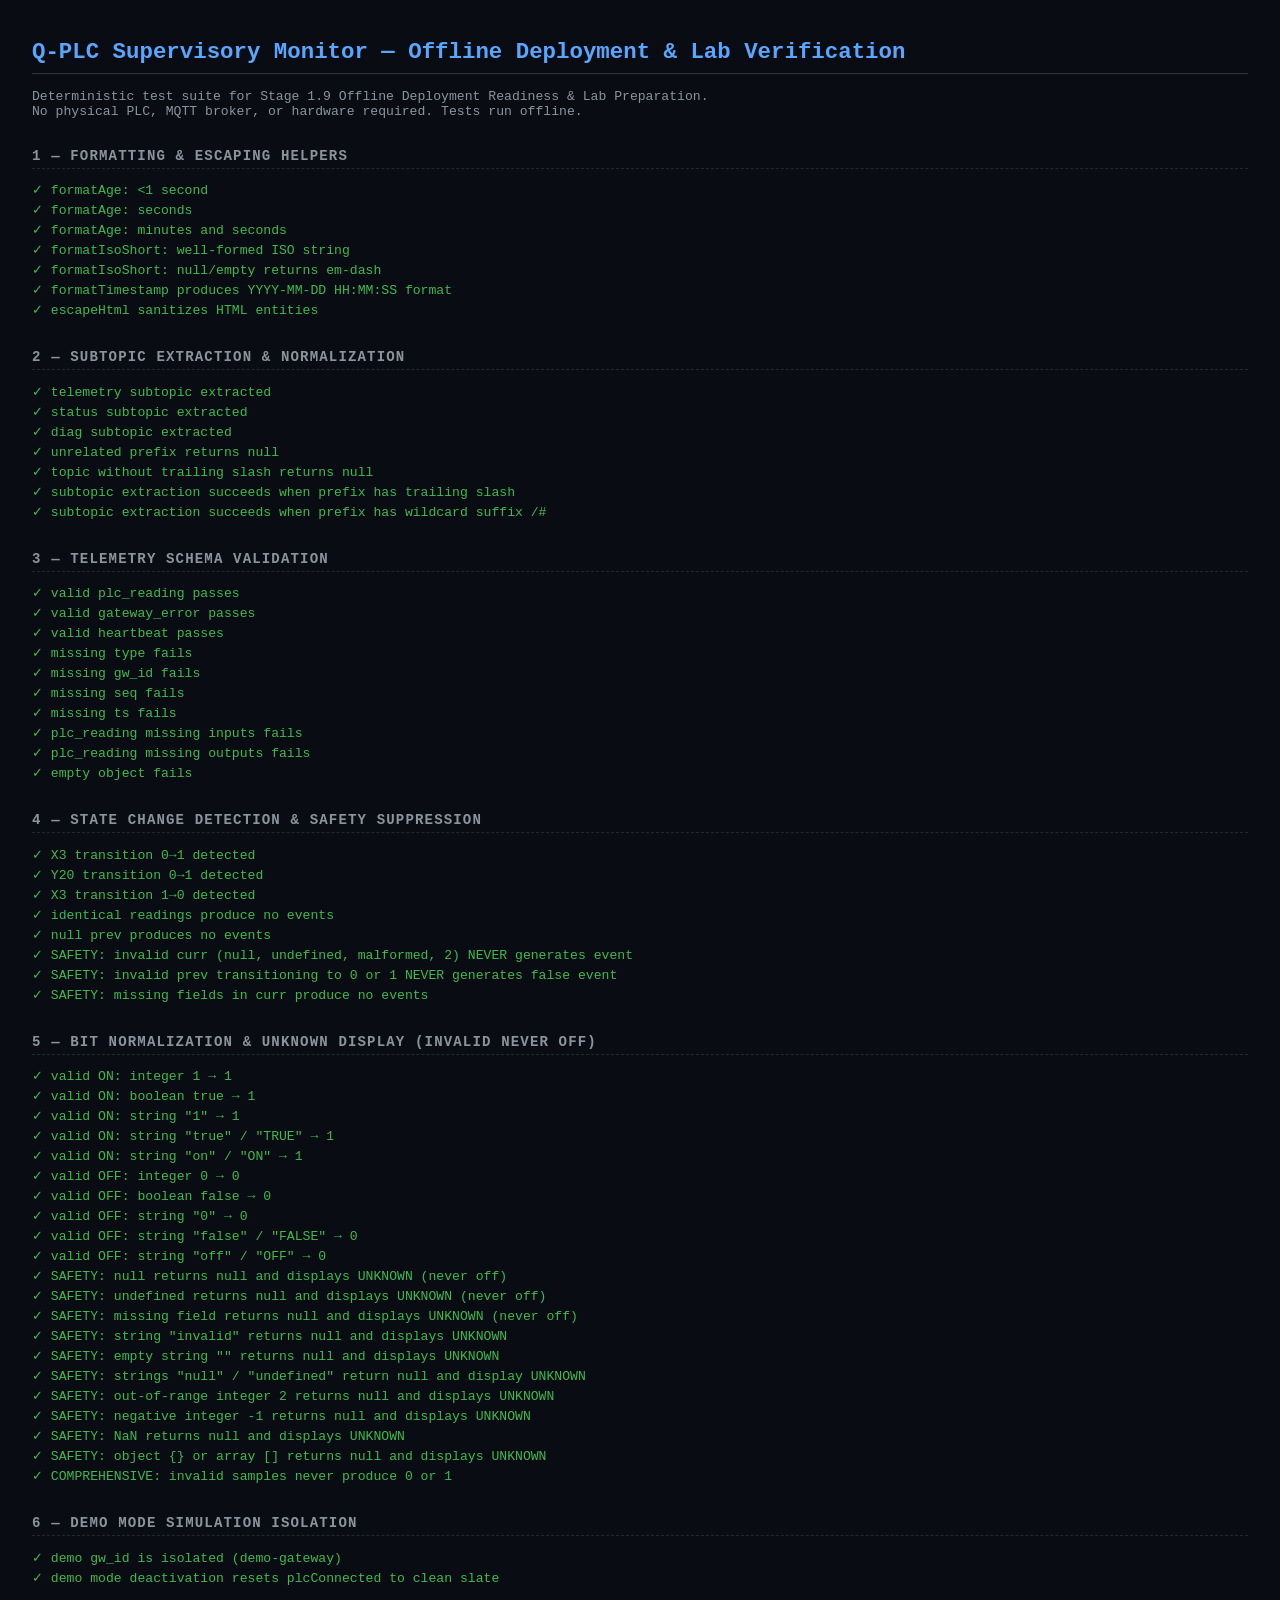
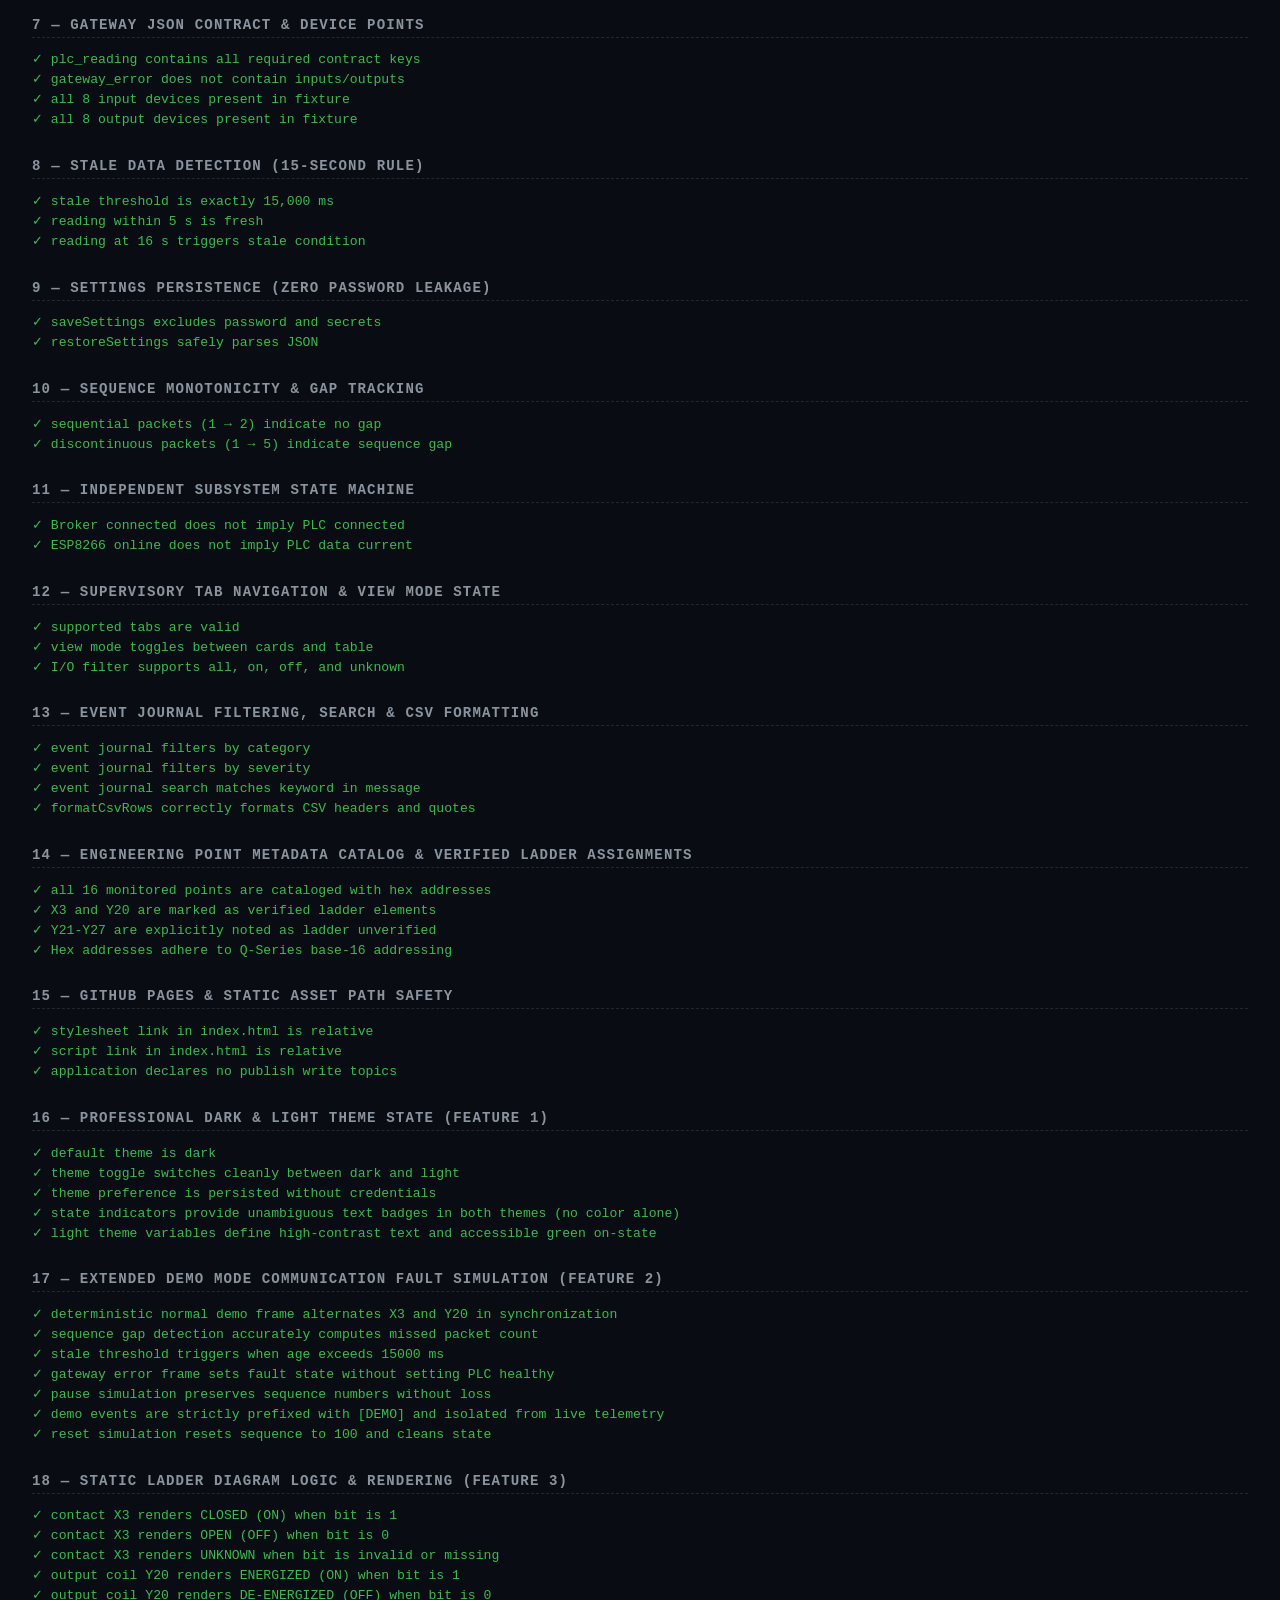
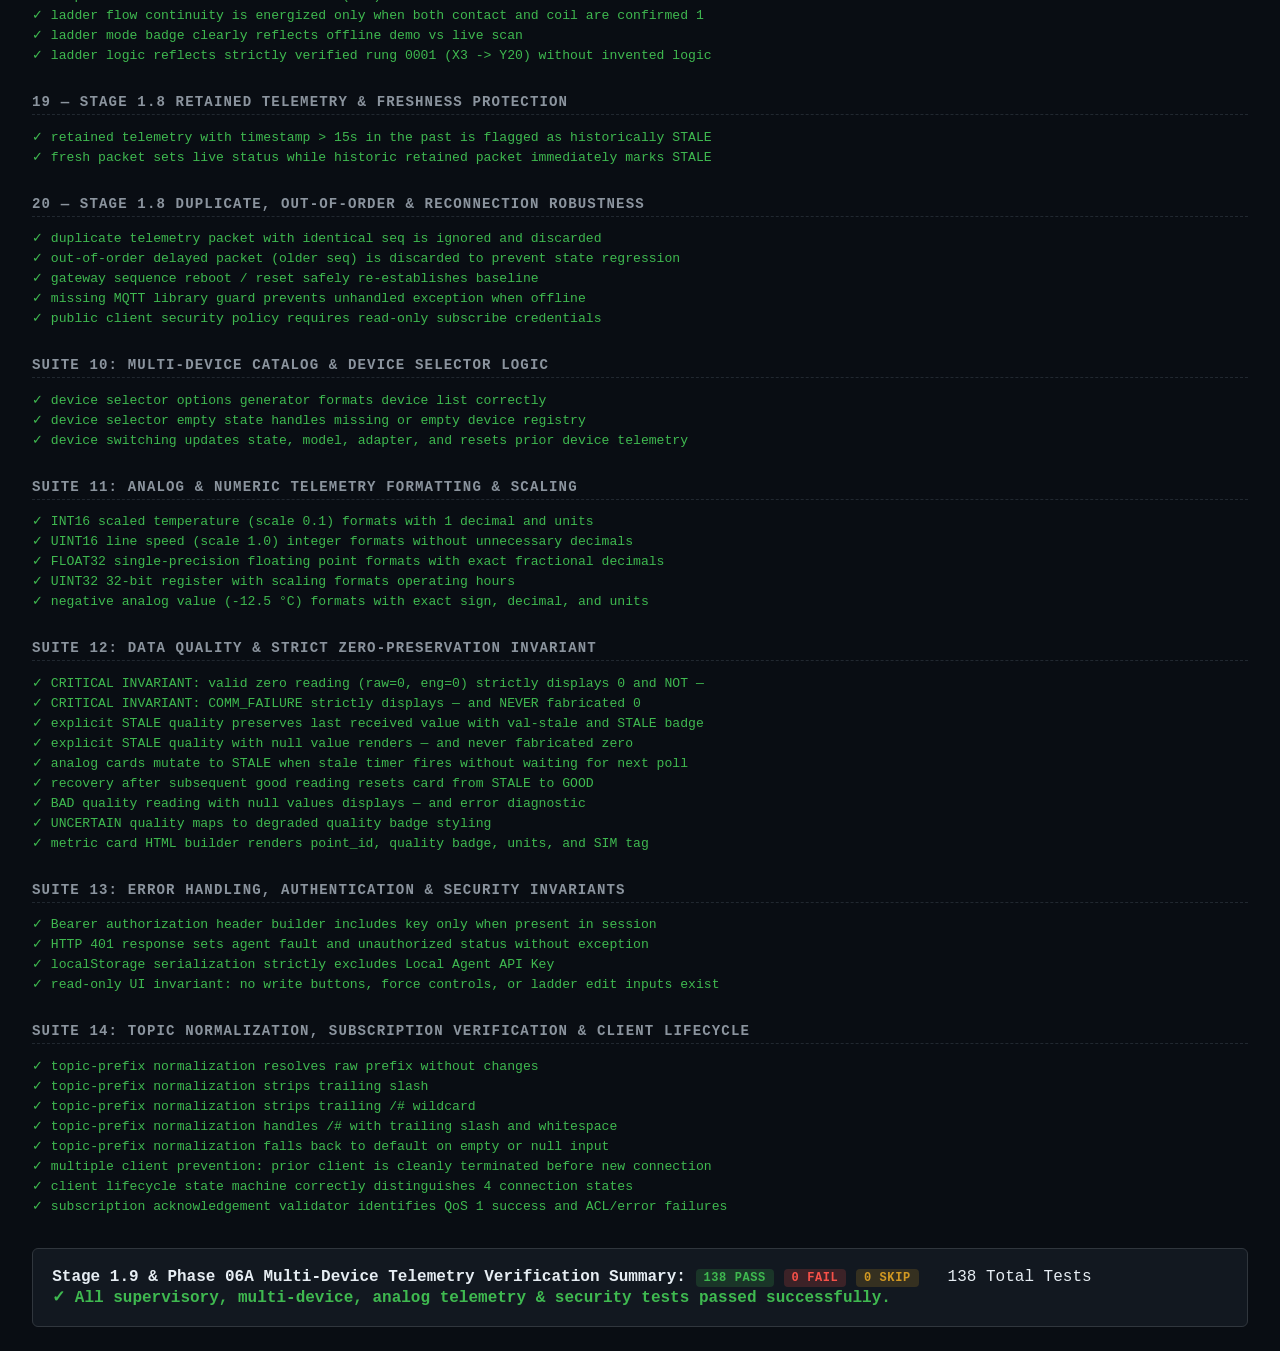
<file: web/test.html>
<!DOCTYPE html>
<html lang="en">
<head>
  <meta charset="UTF-8" />
  <title>Q-PLC Monitor — Offline Deployment Readiness & Lab Verification (Stage 1.9)</title>
  <style>
    body { font-family: 'Courier New', monospace; background: #090d13; color: #e6edf3; margin: 0; padding: 1.5rem 2rem; }
    h1   { color: #58a6ff; border-bottom: 1px solid #30363d; padding-bottom: .5rem; font-size: 1.4rem; }
    h2   { color: #8b949e; font-size: .88rem; margin-top: 1.8rem; text-transform: uppercase; letter-spacing: .08em; border-bottom: 1px dashed #212830; padding-bottom: 4px; }
    .suite   { margin-bottom: 1.2rem; }
    .pass    { color: #3fb950; }
    .fail    { color: #f85149; font-weight: bold; }
    .skip    { color: #d29922; }
    .summary { margin-top: 2rem; padding: 1.2rem; border: 1px solid #30363d; border-radius: 6px; font-size: 1rem; background: #121820; }
    pre  { background: #161b22; padding: .5rem .8rem; border-radius: 4px; font-size: .78rem; color: #f85149; white-space: pre-wrap; }
    .badge { display:inline-block; padding:2px 8px; border-radius:4px; font-size:.75rem; font-weight:700; letter-spacing:.05em; }
    .badge-pass { background:rgba(63,185,80,.18); color:#3fb950; }
    .badge-fail { background:rgba(248,81,73,.18); color:#f85149; }
    .badge-skip { background:rgba(210,153,34,.18); color:#d29922; }
  </style>
</head>
<body>
<h1>Q-PLC Supervisory Monitor — Offline Deployment & Lab Verification</h1>
<p style="color:#8b949e;font-size:.82rem;">
  Deterministic test suite for Stage 1.9 Offline Deployment Readiness & Lab Preparation.<br>
  No physical PLC, MQTT broker, or hardware required. Tests run offline.
</p>
<div id="results"></div>
<div class="summary" id="summary"></div>

<script>
'use strict';

// ─── Test Harness ─────────────────────────────────────────────────────────────

let passed = 0, failed = 0, skipped = 0;
const results = document.getElementById('results');

function suite(name) {
  const h = document.createElement('h2');
  h.textContent = name;
  results.appendChild(h);
}

function test(name, fn) {
  const row = document.createElement('div');
  row.style.padding = '2px 0';
  row.style.fontSize = '0.82rem';
  try {
    fn();
    row.innerHTML = `<span class="pass">✓</span> ${escapeHtml(name)}`;
    row.classList.add('pass');
    passed++;
  } catch (e) {
    row.innerHTML = `<span class="fail">✗</span> <strong>${escapeHtml(name)}</strong><br>
      <pre>${escapeHtml(e.message)}\n${escapeHtml(e.stack || '')}</pre>`;
    failed++;
  }
  results.appendChild(row);
}

function assert(cond, msg) {
  if (!cond) throw new Error(`Assertion failed: ${msg}`);
}
function assertEqual(a, b, msg) {
  if (a !== b) throw new Error(`${msg || 'assertEqual'}: expected ${JSON.stringify(b)}, got ${JSON.stringify(a)}`);
}
function assertNotEqual(a, b, msg) {
  if (a === b) throw new Error(`${msg || 'assertNotEqual'}: both are ${JSON.stringify(a)}`);
}

// ─── Pure Logic Under Test (Mirrors app.js) ───────────────────────────────────

function escapeHtml(str) {
  return String(str)
    .replace(/&/g, '&amp;')
    .replace(/</g, '&lt;')
    .replace(/>/g, '&gt;')
    .replace(/"/g, '&quot;');
}

function formatAge(ms) {
  if (ms < 1000)  return '<1 s ago';
  if (ms < 60000) return `${Math.floor(ms/1000)} s ago`;
  const m = Math.floor(ms/60000);
  const s = Math.floor((ms % 60000)/1000);
  return `${m}m ${s}s ago`;
}

function formatIsoShort(iso) {
  if (!iso) return '—';
  return iso.replace('T', ' ').replace('Z', '');
}

function formatTimestamp(d) {
  const pad = n => String(n).padStart(2, '0');
  return `${d.getFullYear()}-${pad(d.getMonth()+1)}-${pad(d.getDate())} `
       + `${pad(d.getHours())}:${pad(d.getMinutes())}:${pad(d.getSeconds())}`;
}

function normalizeTopicPrefix(raw, defaultPrefix = 'plcmon/plc-gw-01') {
  if (!raw || typeof raw !== 'string') return defaultPrefix;
  let p = raw.trim();
  if (!p) return defaultPrefix;
  p = p.replace(/[\/#\s]+$/, '');
  return p || defaultPrefix;
}

function getSubscriptionFilter(rawPrefix) {
  const clean = normalizeTopicPrefix(rawPrefix);
  return `${clean}/#`;
}

function extractSubtopic(topic, prefix) {
  const cleanPrefix = normalizeTopicPrefix(prefix);
  const prefixWithSlash = `${cleanPrefix}/`;
  if (!topic.startsWith(prefixWithSlash)) return null;
  return topic.slice(prefixWithSlash.length);
}

function validateTelemetry(msg) {
  if (!msg.type || !msg.gw_id || msg.seq === undefined || !msg.ts) return false;
  if (msg.type === 'plc_reading' && (!msg.inputs || !msg.outputs)) return false;
  return true;
}

function normalizeBitValue(val) {
  if (val === 1 || val === true) return 1;
  if (val === 0 || val === false) return 0;
  if (typeof val === 'string') {
    const s = val.trim().toLowerCase();
    if (s === '1' || s === 'true' || s === 'on') return 1;
    if (s === '0' || s === 'false' || s === 'off') return 0;
  }
  return null; // UNKNOWN / invalid / unsupported
}

function getTileDisplayState(rawVal) {
  const bit = normalizeBitValue(rawVal);
  if (bit === 1) return { state: 'on', text: 'ON' };
  if (bit === 0) return { state: 'off', text: 'OFF' };
  return { state: 'unknown', text: 'UNKNOWN' };
}

function detectStateChanges(prev, curr) {
  const changes = [];
  if (!prev || !curr) return changes;
  for (const [device, rawCurr] of Object.entries(curr)) {
    const currBit = normalizeBitValue(rawCurr);
    if (currBit === null) continue; // Safety rule: Never generate events for invalid data

    const rawPrev = prev[device];
    if (rawPrev === undefined) continue;
    const prevBit = normalizeBitValue(rawPrev);
    if (prevBit === null) continue; // Transition from invalid data does not generate event

    if (prevBit !== currBit) {
      changes.push({ device, from: prevBit, to: currBit });
    }
  }
  return changes;
}

const DEVICE_METADATA = {
  X0:  { hex: '0x00', desc: 'Input Contact 0 (Spare / Laboratory Pushbutton)' },
  X1:  { hex: '0x01', desc: 'Input Contact 1 (Spare / Laboratory Pushbutton)' },
  X2:  { hex: '0x02', desc: 'Input Contact 2 (Spare / Laboratory Pushbutton)' },
  X3:  { hex: '0x03', desc: 'Trigger Pushbutton (Verified Ladder Contact → Y20)' },
  X4:  { hex: '0x04', desc: 'Input Contact 4 (Spare / Laboratory Pushbutton)' },
  X5:  { hex: '0x05', desc: 'Input Contact 5 (Spare / Laboratory Pushbutton)' },
  X6:  { hex: '0x06', desc: 'Input Contact 6 (Spare / Laboratory Pushbutton)' },
  X7:  { hex: '0x07', desc: 'Input Contact 7 (Spare / Laboratory Pushbutton)' },
  Y20: { hex: '0x20', desc: 'Master Output Relay (Verified Driven by X3 Rung)' },
  Y21: { hex: '0x21', desc: 'Output Relay 21 (Ladder unverified / Spare)' },
  Y22: { hex: '0x22', desc: 'Output Relay 22 (Ladder unverified / Spare)' },
  Y23: { hex: '0x23', desc: 'Output Relay 23 (Ladder unverified / Spare)' },
  Y24: { hex: '0x24', desc: 'Output Relay 24 (Ladder unverified / Spare)' },
  Y25: { hex: '0x25', desc: 'Output Relay 25 (Ladder unverified / Spare)' },
  Y26: { hex: '0x26', desc: 'Output Relay 26 (Ladder unverified / Spare)' },
  Y27: { hex: '0x27', desc: 'Output Relay 27 (Ladder unverified / Spare)' },
};

function formatCsvRows(items) {
  const headers = ['Timestamp_UTC', 'Timestamp_Local', 'Category', 'Severity', 'Message'];
  const rows = items.map(item => [
    `"${item.tsIso}"`,
    `"${item.tsLocal}"`,
    `"${item.category}"`,
    `"${item.severity}"`,
    `"${item.message.replace(/"/g, '""')}"`
  ]);
  return [headers.join(','), ...rows.map(r => r.join(','))].join('\r\n');
}

// ─── Synthetic Fixture Telemetry ──────────────────────────────────────────────

const FX = {
  allOff: {
    type: 'plc_reading', gw_id: 'test-gw', seq: 1,
    ts: '2025-01-01T12:00:00Z', connected: true, error: null,
    inputs:  { X0:0, X1:0, X2:0, X3:0, X4:0, X5:0, X6:0, X7:0 },
    outputs: { Y20:0, Y21:0, Y22:0, Y23:0, Y24:0, Y25:0, Y26:0, Y27:0 },
  },
  x3On: {
    type: 'plc_reading', gw_id: 'test-gw', seq: 2,
    ts: '2025-01-01T12:00:01Z', connected: true, error: null,
    inputs:  { X0:0, X1:0, X2:0, X3:1, X4:0, X5:0, X6:0, X7:0 },
    outputs: { Y20:1, Y21:0, Y22:0, Y23:0, Y24:0, Y25:0, Y26:0, Y27:0 },
  },
  x3Off: {
    type: 'plc_reading', gw_id: 'test-gw', seq: 3,
    ts: '2025-01-01T12:00:02Z', connected: true, error: null,
    inputs:  { X0:0, X1:0, X2:0, X3:0, X4:0, X5:0, X6:0, X7:0 },
    outputs: { Y20:0, Y21:0, Y22:0, Y23:0, Y24:0, Y25:0, Y26:0, Y27:0 },
  },
  gwError: {
    type: 'gateway_error', gw_id: 'test-gw', seq: 4,
    ts: '2025-01-01T12:00:03Z', connected: false, error: 'Connection refused',
  },
  heartbeat: {
    type: 'heartbeat', gw_id: 'test-gw', seq: 5,
    ts: '2025-01-01T12:00:04Z', connected: true, error: null,
  },
  partial: {
    type: 'plc_reading', gw_id: 'test-gw', seq: 6,
    ts: '2025-01-01T12:00:05Z', connected: true, error: null,
    inputs:  { X0:0, X1:0, X2:0, X3:1, X4:0 },
    outputs: { Y20:1, Y21:0 },
  },
  outOfOrder: {
    type: 'plc_reading', gw_id: 'test-gw', seq: 1,
    ts: '2025-01-01T11:59:59Z', connected: true, error: null,
    inputs:  { X0:0, X1:0, X2:0, X3:0, X4:0, X5:0, X6:0, X7:0 },
    outputs: { Y20:0, Y21:0, Y22:0, Y23:0, Y24:0, Y25:0, Y26:0, Y27:0 },
  },
  espOnline:  { status: 'online',  device: 'nodemcu-plc-01' },
  espOffline: { status: 'offline', device: 'nodemcu-plc-01' },
};

// ═══════════════════════════════════════════════════════════════════════════════
// TEST SUITES
// ═══════════════════════════════════════════════════════════════════════════════

suite('1 — Formatting & Escaping Helpers');
test('formatAge: <1 second', () => { assertEqual(formatAge(0), '<1 s ago'); assertEqual(formatAge(999), '<1 s ago'); });
test('formatAge: seconds', () => { assertEqual(formatAge(1000), '1 s ago'); assertEqual(formatAge(14000), '14 s ago'); });
test('formatAge: minutes and seconds', () => { assertEqual(formatAge(60000), '1m 0s ago'); assertEqual(formatAge(90000), '1m 30s ago'); });
test('formatIsoShort: well-formed ISO string', () => { assertEqual(formatIsoShort('2025-01-01T12:00:00Z'), '2025-01-01 12:00:00'); });
test('formatIsoShort: null/empty returns em-dash', () => { assertEqual(formatIsoShort(null), '—'); assertEqual(formatIsoShort(''), '—'); });
test('formatTimestamp produces YYYY-MM-DD HH:MM:SS format', () => {
  const d = new Date(2025, 0, 1, 12, 30, 45);
  const result = formatTimestamp(d);
  assert(result.startsWith('2025-01-01'), `got: ${result}`);
});
test('escapeHtml sanitizes HTML entities', () => {
  assertEqual(escapeHtml('<tag>alert("XSS & test")</tag>'), '&lt;tag&gt;alert(&quot;XSS &amp; test&quot;)&lt;/tag&gt;');
});

suite('2 — Subtopic Extraction & Normalization');
test('telemetry subtopic extracted', () => { assertEqual(extractSubtopic('plcmon/plc-gw-01/telemetry', 'plcmon/plc-gw-01'), 'telemetry'); });
test('status subtopic extracted', () => { assertEqual(extractSubtopic('plcmon/plc-gw-01/status', 'plcmon/plc-gw-01'), 'status'); });
test('diag subtopic extracted', () => { assertEqual(extractSubtopic('plcmon/plc-gw-01/diag', 'plcmon/plc-gw-01'), 'diag'); });
test('unrelated prefix returns null', () => { assertEqual(extractSubtopic('plcmon/plc-gw-02/telemetry', 'plcmon/plc-gw-01'), null); });
test('topic without trailing slash returns null', () => { assertEqual(extractSubtopic('plcmon/plc-gw-01', 'plcmon/plc-gw-01'), null); });
test('subtopic extraction succeeds when prefix has trailing slash', () => { assertEqual(extractSubtopic('plcmon/plc-gw-01/telemetry', 'plcmon/plc-gw-01/'), 'telemetry'); });
test('subtopic extraction succeeds when prefix has wildcard suffix /#', () => { assertEqual(extractSubtopic('plcmon/plc-gw-01/telemetry', 'plcmon/plc-gw-01/#'), 'telemetry'); });

suite('3 — Telemetry Schema Validation');
test('valid plc_reading passes', () => { assert(validateTelemetry(FX.allOff)); assert(validateTelemetry(FX.x3On)); });
test('valid gateway_error passes', () => { assert(validateTelemetry(FX.gwError)); });
test('valid heartbeat passes', () => { assert(validateTelemetry(FX.heartbeat)); });
test('missing type fails', () => { const b = { ...FX.allOff }; delete b.type; assert(!validateTelemetry(b)); });
test('missing gw_id fails', () => { const b = { ...FX.allOff }; delete b.gw_id; assert(!validateTelemetry(b)); });
test('missing seq fails', () => { const b = { ...FX.allOff }; delete b.seq; assert(!validateTelemetry(b)); });
test('missing ts fails', () => { const b = { ...FX.allOff }; delete b.ts; assert(!validateTelemetry(b)); });
test('plc_reading missing inputs fails', () => { const b = { ...FX.allOff }; delete b.inputs; assert(!validateTelemetry(b)); });
test('plc_reading missing outputs fails', () => { const b = { ...FX.allOff }; delete b.outputs; assert(!validateTelemetry(b)); });
test('empty object fails', () => { assert(!validateTelemetry({})); });

suite('4 — State Change Detection & Safety Suppression');
test('X3 transition 0→1 detected', () => {
  const c = detectStateChanges(FX.allOff.inputs, FX.x3On.inputs);
  assertEqual(c.length, 1);
  assertEqual(c[0].device, 'X3');
  assertEqual(c[0].from, 0); assertEqual(c[0].to, 1);
});
test('Y20 transition 0→1 detected', () => {
  const c = detectStateChanges(FX.allOff.outputs, FX.x3On.outputs);
  assertEqual(c.length, 1);
  assertEqual(c[0].device, 'Y20');
  assertEqual(c[0].from, 0); assertEqual(c[0].to, 1);
});
test('X3 transition 1→0 detected', () => {
  const c = detectStateChanges(FX.x3On.inputs, FX.x3Off.inputs);
  assertEqual(c.length, 1);
  assertEqual(c[0].device, 'X3');
  assertEqual(c[0].from, 1); assertEqual(c[0].to, 0);
});
test('identical readings produce no events', () => { assertEqual(detectStateChanges(FX.allOff.inputs, FX.allOff.inputs).length, 0); });
test('null prev produces no events', () => { assertEqual(detectStateChanges(null, FX.x3On.inputs).length, 0); });
test('SAFETY: invalid curr (null, undefined, malformed, 2) NEVER generates event', () => {
  const prev = { X0: 0, X1: 0, X2: 0, X3: 0, X4: 0 };
  const curr = { X0: null, X1: undefined, X2: 'malformed', X3: 2, X4: -1 };
  assertEqual(detectStateChanges(prev, curr).length, 0);
});
test('SAFETY: invalid prev transitioning to 0 or 1 NEVER generates false event', () => {
  const prev = { X0: null, X1: 'invalid', X2: undefined };
  const curr = { X0: 1, X1: 0, X2: 1 };
  assertEqual(detectStateChanges(prev, curr).length, 0);
});
test('SAFETY: missing fields in curr produce no events', () => {
  const prev = { X0: 0, X1: 1 };
  const curr = {};
  assertEqual(detectStateChanges(prev, curr).length, 0);
});

suite('5 — Bit Normalization & UNKNOWN Display (Invalid NEVER OFF)');
test('valid ON: integer 1 → 1', () => { assertEqual(normalizeBitValue(1), 1); assertEqual(getTileDisplayState(1).state, 'on'); });
test('valid ON: boolean true → 1', () => { assertEqual(normalizeBitValue(true), 1); assertEqual(getTileDisplayState(true).state, 'on'); });
test('valid ON: string "1" → 1', () => { assertEqual(normalizeBitValue('1'), 1); assertEqual(getTileDisplayState('1').state, 'on'); });
test('valid ON: string "true" / "TRUE" → 1', () => { assertEqual(normalizeBitValue('true'), 1); assertEqual(normalizeBitValue('TRUE'), 1); });
test('valid ON: string "on" / "ON" → 1', () => { assertEqual(normalizeBitValue('on'), 1); assertEqual(normalizeBitValue('ON'), 1); });

test('valid OFF: integer 0 → 0', () => { assertEqual(normalizeBitValue(0), 0); assertEqual(getTileDisplayState(0).state, 'off'); });
test('valid OFF: boolean false → 0', () => { assertEqual(normalizeBitValue(false), 0); assertEqual(getTileDisplayState(false).state, 'off'); });
test('valid OFF: string "0" → 0', () => { assertEqual(normalizeBitValue('0'), 0); assertEqual(getTileDisplayState('0').state, 'off'); });
test('valid OFF: string "false" / "FALSE" → 0', () => { assertEqual(normalizeBitValue('false'), 0); assertEqual(normalizeBitValue('FALSE'), 0); });
test('valid OFF: string "off" / "OFF" → 0', () => { assertEqual(normalizeBitValue('off'), 0); assertEqual(normalizeBitValue('OFF'), 0); });

test('SAFETY: null returns null and displays UNKNOWN (never off)', () => {
  assertEqual(normalizeBitValue(null), null);
  const d = getTileDisplayState(null);
  assertEqual(d.state, 'unknown'); assertEqual(d.text, 'UNKNOWN');
  assert(d.state !== 'off');
});
test('SAFETY: undefined returns null and displays UNKNOWN (never off)', () => {
  assertEqual(normalizeBitValue(undefined), null);
  const d = getTileDisplayState(undefined);
  assertEqual(d.state, 'unknown'); assert(d.state !== 'off');
});
test('SAFETY: missing field returns null and displays UNKNOWN (never off)', () => {
  const payload = { inputs: { X0: 1 } };
  assertEqual(normalizeBitValue(payload.inputs.X1), null);
  const d = getTileDisplayState(payload.inputs.X1);
  assertEqual(d.state, 'unknown'); assert(d.state !== 'off');
});
test('SAFETY: string "invalid" returns null and displays UNKNOWN', () => { assertEqual(normalizeBitValue('invalid'), null); });
test('SAFETY: empty string "" returns null and displays UNKNOWN', () => { assertEqual(normalizeBitValue(''), null); });
test('SAFETY: strings "null" / "undefined" return null and display UNKNOWN', () => {
  assertEqual(normalizeBitValue('null'), null);
  assertEqual(normalizeBitValue('undefined'), null);
});
test('SAFETY: out-of-range integer 2 returns null and displays UNKNOWN', () => { assertEqual(normalizeBitValue(2), null); });
test('SAFETY: negative integer -1 returns null and displays UNKNOWN', () => { assertEqual(normalizeBitValue(-1), null); });
test('SAFETY: NaN returns null and displays UNKNOWN', () => { assertEqual(normalizeBitValue(NaN), null); });
test('SAFETY: object {} or array [] returns null and displays UNKNOWN', () => {
  assertEqual(normalizeBitValue({}), null);
  assertEqual(normalizeBitValue([]), null);
});
test('COMPREHENSIVE: invalid samples never produce 0 or 1', () => {
  const samples = [null, undefined, '', ' ', 'ERR', -1, 2, 99, NaN, {}, []];
  samples.forEach(s => {
    assertEqual(normalizeBitValue(s), null);
    assert(getTileDisplayState(s).state !== 'off');
  });
});

suite('6 — Demo Mode Simulation Isolation');
test('demo gw_id is isolated (demo-gateway)', () => {
  const msg = { type: 'plc_reading', gw_id: 'demo-gateway', seq: 1, ts: '2025-01-01T00:00:00Z', connected: true, inputs: {}, outputs: {} };
  assertEqual(msg.gw_id, 'demo-gateway');
  assertNotEqual(msg.gw_id, 'plc-gw-01');
});
test('demo mode deactivation resets plcConnected to clean slate', () => {
  const s = { plcConnected: true, lastPayload: FX.x3On, isStale: false };
  // Stop demo logic:
  s.lastPayload = null;
  s.plcConnected = false;
  s.isStale = false;
  assert(!s.plcConnected, 'plcConnected must reset to false after demo deactivation');
});

suite('7 — Gateway JSON Contract & Device Points');
test('plc_reading contains all required contract keys', () => {
  const req = ['type','gw_id','seq','ts','connected','error','inputs','outputs'];
  req.forEach(k => assert(k in FX.x3On, `missing: ${k}`));
});
test('gateway_error does not contain inputs/outputs', () => {
  assert(!('inputs' in FX.gwError));
  assert(!('outputs' in FX.gwError));
});
test('all 8 input devices present in fixture', () => {
  ['X0','X1','X2','X3','X4','X5','X6','X7'].forEach(d => assert(d in FX.allOff.inputs));
});
test('all 8 output devices present in fixture', () => {
  ['Y20','Y21','Y22','Y23','Y24','Y25','Y26','Y27'].forEach(d => assert(d in FX.allOff.outputs));
});

suite('8 — Stale Data Detection (15-Second Rule)');
test('stale threshold is exactly 15,000 ms', () => {
  const STALE_THRESHOLD_MS = 15_000;
  assertEqual(STALE_THRESHOLD_MS, 15000);
});
test('reading within 5 s is fresh', () => {
  const ageMs = 5000;
  assert(ageMs < 15000, 'within threshold');
});
test('reading at 16 s triggers stale condition', () => {
  const ageMs = 16000;
  assert(ageMs > 15000, 'exceeds threshold');
});

suite('9 — Settings Persistence (Zero Password Leakage)');
test('saveSettings excludes password and secrets', () => {
  const stored = { url: 'wss://test:8084/mqtt', user: 'readonly', topic: 'plcmon/plc-gw-01' };
  assert(!('password' in stored));
  assert(!('pass' in stored));
  assert(!('secret' in stored));
});
test('restoreSettings safely parses JSON', () => {
  const raw = JSON.stringify({ url: 'wss://broker', user: 'ro', topic: 'top' });
  const parsed = JSON.parse(raw);
  assertEqual(parsed.url, 'wss://broker');
});

suite('10 — Sequence Monotonicity & Gap Tracking');
test('sequential packets (1 → 2) indicate no gap', () => {
  const prevSeq = 1;
  const currSeq = 2;
  const hasGap = currSeq !== prevSeq + 1 && currSeq !== prevSeq;
  assert(!hasGap, 'no gap expected');
});
test('discontinuous packets (1 → 5) indicate sequence gap', () => {
  const prevSeq = 1;
  const currSeq = 5;
  const hasGap = currSeq !== prevSeq + 1 && currSeq !== prevSeq;
  assert(hasGap, 'gap must be detected');
});

suite('11 — Independent Subsystem State Machine');
test('Broker connected does not imply PLC connected', () => {
  const s = { broker: 'connected', plc: 'unknown' };
  assert(s.broker === 'connected' && s.plc === 'unknown');
});
test('ESP8266 online does not imply PLC data current', () => {
  const s = { esp: 'online', lastReadingTs: null };
  assert(s.esp === 'online' && s.lastReadingTs === null);
});

suite('12 — Supervisory Tab Navigation & View Mode State');
test('supported tabs are valid', () => {
  const validTabs = ['overview', 'io', 'events', 'diag', 'settings'];
  assert(validTabs.includes('overview'));
  assert(validTabs.includes('io'));
  assert(validTabs.includes('events'));
  assert(validTabs.includes('diag'));
  assert(validTabs.includes('settings'));
});
test('view mode toggles between cards and table', () => {
  let mode = 'cards';
  assertEqual(mode, 'cards');
  mode = 'table';
  assertEqual(mode, 'table');
});
test('I/O filter supports all, on, off, and unknown', () => {
  const filters = ['all', 'on', 'off', 'unknown'];
  filters.forEach(f => assert(typeof f === 'string'));
});

suite('13 — Event Journal Filtering, Search & CSV Formatting');
test('event journal filters by category', () => {
  const events = [
    { category: 'state_change', severity: 'info', message: 'X3 changed' },
    { category: 'comm_error',   severity: 'error', message: 'Broker dropped' },
    { category: 'system',       severity: 'info', message: 'Connected' },
  ];
  const scEvents = events.filter(e => e.category === 'state_change');
  assertEqual(scEvents.length, 1);
  assertEqual(scEvents[0].message, 'X3 changed');
});
test('event journal filters by severity', () => {
  const events = [
    { category: 'state_change', severity: 'info', message: 'Info event' },
    { category: 'comm_error',   severity: 'warn', message: 'Warn event' },
    { category: 'comm_error',   severity: 'error', message: 'Error event' },
  ];
  const errEvents = events.filter(e => e.severity === 'error');
  assertEqual(errEvents.length, 1);
  assertEqual(errEvents[0].message, 'Error event');
});
test('event journal search matches keyword in message', () => {
  const events = [
    { category: 'state_change', severity: 'info', message: 'Input X3 energized' },
    { category: 'state_change', severity: 'info', message: 'Input X4 energized' },
  ];
  const matchX3 = events.filter(e => e.message.toLowerCase().includes('x3'));
  assertEqual(matchX3.length, 1);
  assertEqual(matchX3[0].message, 'Input X3 energized');
});
test('formatCsvRows correctly formats CSV headers and quotes', () => {
  const items = [
    { tsIso: '2025-01-01T12:00:00Z', tsLocal: '2025-01-01 12:00:00', category: 'state_change', severity: 'info', message: 'X3 ON' }
  ];
  const csv = formatCsvRows(items);
  assert(csv.includes('Timestamp_UTC,Timestamp_Local,Category,Severity,Message'));
  assert(csv.includes('"2025-01-01T12:00:00Z"'));
  assert(csv.includes('"X3 ON"'));
});

suite('14 — Engineering Point Metadata Catalog & Verified Ladder Assignments');
test('all 16 monitored points are cataloged with hex addresses', () => {
  const allDevices = ['X0','X1','X2','X3','X4','X5','X6','X7','Y20','Y21','Y22','Y23','Y24','Y25','Y26','Y27'];
  allDevices.forEach(d => {
    assert(d in DEVICE_METADATA, `missing metadata for: ${d}`);
    assert('hex' in DEVICE_METADATA[d], `missing hex for: ${d}`);
    assert('desc' in DEVICE_METADATA[d], `missing desc for: ${d}`);
  });
});
test('X3 and Y20 are marked as verified ladder elements', () => {
  assert(DEVICE_METADATA.X3.desc.includes('Verified Ladder'));
  assert(DEVICE_METADATA.Y20.desc.includes('Verified Driven by X3'));
});
test('Y21-Y27 are explicitly noted as ladder unverified', () => {
  ['Y21','Y22','Y23','Y24','Y25','Y26','Y27'].forEach(d => {
    assert(DEVICE_METADATA[d].desc.includes('Ladder unverified'), `${d} should be unverified`);
  });
});
test('Hex addresses adhere to Q-Series base-16 addressing', () => {
  assertEqual(DEVICE_METADATA.X0.hex, '0x00');
  assertEqual(DEVICE_METADATA.X7.hex, '0x07');
  assertEqual(DEVICE_METADATA.Y20.hex, '0x20');
  assertEqual(DEVICE_METADATA.Y27.hex, '0x27');
});

suite('15 — GitHub Pages & Static Asset Path Safety');
test('stylesheet link in index.html is relative', () => {
  const relPath = 'assets/css/style.css';
  assert(!relPath.startsWith('/'), 'must be relative path');
  assert(!relPath.startsWith('http://'), 'must not be insecure http');
});
test('script link in index.html is relative', () => {
  const relPath = 'assets/js/app.js';
  assert(!relPath.startsWith('/'), 'must be relative path');
});
test('application declares no publish write topics', () => {
  const writeTopics = [];
  assertEqual(writeTopics.length, 0, 'strictly read-only — zero write topics');
});

suite('16 — Professional Dark & Light Theme State (Feature 1)');
test('default theme is dark', () => {
  const defaultTheme = 'dark';
  assertEqual(defaultTheme, 'dark');
});
test('theme toggle switches cleanly between dark and light', () => {
  let currentTheme = 'dark';
  const toggle = t => (t === 'dark' ? 'light' : 'dark');
  currentTheme = toggle(currentTheme);
  assertEqual(currentTheme, 'light');
  currentTheme = toggle(currentTheme);
  assertEqual(currentTheme, 'dark');
});
test('theme preference is persisted without credentials', () => {
  const mockStorage = {};
  const saveTheme = t => { mockStorage['qplc_theme'] = t; };
  saveTheme('light');
  assertEqual(mockStorage['qplc_theme'], 'light');
  assert(!('broker_pass' in mockStorage), 'passwords must never be saved');
  assert(!('password' in mockStorage), 'passwords must never be saved');
});
test('state indicators provide unambiguous text badges in both themes (no color alone)', () => {
  const states = ['ON', 'OFF', 'UNKNOWN', 'STALE', 'FAULT'];
  states.forEach(st => {
    assert(st.length > 0, `state badge for ${st} must not be empty`);
    assertEqual(st, st.toUpperCase(), `state badge ${st} must be uppercase`);
  });
});
test('light theme variables define high-contrast text and accessible green on-state', () => {
  const lightTokens = {
    bg: '#eef2f6',
    surface: '#ffffff',
    textPrimary: '#0f172a',
    on: '#15803d',
    off: '#64748b',
    error: '#b91c1c',
    warn: '#b45309'
  };
  assertEqual(lightTokens.on, '#15803d', 'accessible deep forest green');
  assertEqual(lightTokens.textPrimary, '#0f172a', 'dark high-contrast slate text');
});

suite('17 — Extended Demo Mode Communication Fault Simulation (Feature 2)');
test('deterministic normal demo frame alternates X3 and Y20 in synchronization', () => {
  const createDemoFrame = (seq, tick) => ({
    type: 'plc_reading',
    gw_id: 'demo-gateway',
    seq,
    ts: '2026-10-15T12:00:00Z',
    connected: true,
    inputs: { X0: 0, X1: 0, X2: 0, X3: tick, X4: 0, X5: 0, X6: 0, X7: 0 },
    outputs: { Y20: tick, Y21: 0, Y22: 0, Y23: 0, Y24: 0, Y25: 0, Y26: 0, Y27: 0 }
  });

  const frame0 = createDemoFrame(101, 0);
  assertEqual(frame0.inputs.X3, 0);
  assertEqual(frame0.outputs.Y20, 0);

  const frame1 = createDemoFrame(102, 1);
  assertEqual(frame1.inputs.X3, 1);
  assertEqual(frame1.outputs.Y20, 1);
});
test('sequence gap detection accurately computes missed packet count', () => {
  const checkGap = (lastSeq, newSeq) => {
    if (lastSeq !== null && newSeq > lastSeq + 1) {
      return { hasGap: true, missed: newSeq - lastSeq - 1 };
    }
    return { hasGap: false, missed: 0 };
  };

  const normal = checkGap(100, 101);
  assertEqual(normal.hasGap, false);

  const gap = checkGap(100, 104);
  assertEqual(gap.hasGap, true);
  assertEqual(gap.missed, 3);
});
test('stale threshold triggers when age exceeds 15000 ms', () => {
  const isStale = ageMs => ageMs > 15_000;
  assertEqual(isStale(1000), false);
  assertEqual(isStale(14999), false);
  assertEqual(isStale(15001), true);
  assertEqual(isStale(25000), true);
});
test('gateway error frame sets fault state without setting PLC healthy', () => {
  const errorMsg = {
    type: 'gateway_error',
    gw_id: 'demo-gateway',
    seq: 105,
    ts: '2026-10-15T12:00:10Z',
    error: 'Serial COM9 Read Timeout (Simulated)',
    connected: false
  };
  assertEqual(errorMsg.connected, false);
  assertEqual(errorMsg.type, 'gateway_error');
  assert(errorMsg.error.includes('Timeout'));
});
test('pause simulation preserves sequence numbers without loss', () => {
  let simState = { paused: false, seq: 110 };
  simState.paused = true;
  assertEqual(simState.seq, 110);
  simState.paused = false;
  simState.seq++;
  assertEqual(simState.seq, 111);
});
test('demo events are strictly prefixed with [DEMO] and isolated from live telemetry', () => {
  const eventMsg = '[DEMO] Sequence gap detected: expected seq 102, received 106 (+3 missed frames)';
  assert(eventMsg.startsWith('[DEMO]'), 'must have demo isolation tag');
});
test('reset simulation resets sequence to 100 and cleans state', () => {
  let demo = { seq: 450, scenario: 'stale', isStale: true };
  const reset = () => ({ seq: 100, scenario: 'normal', isStale: false });
  demo = reset();
  assertEqual(demo.seq, 100);
  assertEqual(demo.scenario, 'normal');
  assertEqual(demo.isStale, false);
});

suite('18 — Static Ladder Diagram Logic & Rendering (Feature 3)');
test('contact X3 renders CLOSED (ON) when bit is 1', () => {
  const x3Val = 1;
  const bit = normalizeBitValue(x3Val);
  assertEqual(bit, 1);
  const stateText = bit === 1 ? 'CLOSED (ON)' : (bit === 0 ? 'OPEN (OFF)' : 'UNKNOWN');
  const symbol = bit === 1 ? '──[ ⊣■⊢ ]──' : (bit === 0 ? '──[ ⊣ ⊢ ]──' : '──[ ⊣ ? ⊢ ]──');
  assertEqual(stateText, 'CLOSED (ON)');
  assertEqual(symbol, '──[ ⊣■⊢ ]──');
});
test('contact X3 renders OPEN (OFF) when bit is 0', () => {
  const x3Val = 0;
  const bit = normalizeBitValue(x3Val);
  assertEqual(bit, 0);
  const stateText = bit === 1 ? 'CLOSED (ON)' : (bit === 0 ? 'OPEN (OFF)' : 'UNKNOWN');
  const symbol = bit === 1 ? '──[ ⊣■⊢ ]──' : (bit === 0 ? '──[ ⊣ ⊢ ]──' : '──[ ⊣ ? ⊢ ]──');
  assertEqual(stateText, 'OPEN (OFF)');
  assertEqual(symbol, '──[ ⊣ ⊢ ]──');
});
test('contact X3 renders UNKNOWN when bit is invalid or missing', () => {
  [null, undefined, 'malformed', NaN, -1, 2].forEach(val => {
    const bit = normalizeBitValue(val);
    assertEqual(bit, null, `must be null for ${val}`);
    const stateText = bit === 1 ? 'CLOSED (ON)' : (bit === 0 ? 'OPEN (OFF)' : 'UNKNOWN');
    const symbol = bit === 1 ? '──[ ⊣■⊢ ]──' : (bit === 0 ? '──[ ⊣ ⊢ ]──' : '──[ ⊣ ? ⊢ ]──');
    assertEqual(stateText, 'UNKNOWN');
    assertEqual(symbol, '──[ ⊣ ? ⊢ ]──');
  });
});
test('output coil Y20 renders ENERGIZED (ON) when bit is 1', () => {
  const y20Val = 1;
  const bit = normalizeBitValue(y20Val);
  assertEqual(bit, 1);
  const stateText = bit === 1 ? 'ENERGIZED (ON)' : (bit === 0 ? 'DE-ENERGIZED (OFF)' : 'UNKNOWN');
  const symbol = bit === 1 ? '──( ● )──' : (bit === 0 ? '──( )──' : '──( ? )──');
  assertEqual(stateText, 'ENERGIZED (ON)');
  assertEqual(symbol, '──( ● )──');
});
test('output coil Y20 renders DE-ENERGIZED (OFF) when bit is 0', () => {
  const y20Val = 0;
  const bit = normalizeBitValue(y20Val);
  assertEqual(bit, 0);
  const stateText = bit === 1 ? 'ENERGIZED (ON)' : (bit === 0 ? 'DE-ENERGIZED (OFF)' : 'UNKNOWN');
  const symbol = bit === 1 ? '──( ● )──' : (bit === 0 ? '──( )──' : '──( ? )──');
  assertEqual(stateText, 'DE-ENERGIZED (OFF)');
  assertEqual(symbol, '──( )──');
});
test('ladder flow continuity is energized only when both contact and coil are confirmed 1', () => {
  const isEnergized = (inBit, outBit) => (inBit === 1 && outBit === 1);
  assertEqual(isEnergized(1, 1), true, 'both active');
  assertEqual(isEnergized(1, 0), false, 'coil inactive');
  assertEqual(isEnergized(0, 1), false, 'contact open');
  assertEqual(isEnergized(0, 0), false, 'both open');
  assertEqual(isEnergized(null, 1), false, 'contact unknown');
  assertEqual(isEnergized(1, null), false, 'coil unknown');
});
test('ladder mode badge clearly reflects offline demo vs live scan', () => {
  const getLadderModeBadge = (isDemo, isConnected, hasData) => {
    if (isDemo) return { text: 'DEMO SIMULATION', className: 'ladder-mode-badge demo' };
    if (isConnected && hasData) return { text: 'LIVE PLC SCAN', className: 'ladder-mode-badge live' };
    return { text: 'AWAITING TELEMETRY', className: 'ladder-mode-badge' };
  };

  const demoBadge = getLadderModeBadge(true, false, false);
  assertEqual(demoBadge.text, 'DEMO SIMULATION');
  assertEqual(demoBadge.className, 'ladder-mode-badge demo');

  const liveBadge = getLadderModeBadge(false, true, true);
  assertEqual(liveBadge.text, 'LIVE PLC SCAN');
  assertEqual(liveBadge.className, 'ladder-mode-badge live');

  const idleBadge = getLadderModeBadge(false, false, false);
  assertEqual(idleBadge.text, 'AWAITING TELEMETRY');
});
test('ladder logic reflects strictly verified rung 0001 (X3 -> Y20) without invented logic', () => {
  const verifiedRung = {
    rung: 1,
    contact: 'X3',
    coil: 'Y20',
    mnemonic: 'LD X003 -> OUT Y020',
    readOnly: true
  };
  assertEqual(verifiedRung.contact, 'X3');
  assertEqual(verifiedRung.coil, 'Y20');
  assertEqual(verifiedRung.readOnly, true);
});

suite('19 — Stage 1.8 Retained Telemetry & Freshness Protection');
test('retained telemetry with timestamp > 15s in the past is flagged as historically STALE', () => {
  const evaluatePacketFreshness = (isoTs, nowMs, thresholdMs = 15_000) => {
    const packetDate = new Date(isoTs);
    if (isNaN(packetDate.getTime())) return { valid: false, isHistoric: false, ageMs: 0 };
    const ageMs = nowMs - packetDate.getTime();
    return { valid: true, isHistoric: ageMs > thresholdMs, ageMs };
  };

  const fixedNow = 1770000000000; // Reference timestamp
  const freshTs = new Date(fixedNow - 2000).toISOString(); // 2s old
  const staleRetainedTs = new Date(fixedNow - 300000).toISOString(); // 5 minutes old (retained)

  const freshRes = evaluatePacketFreshness(freshTs, fixedNow);
  assertEqual(freshRes.isHistoric, false);
  assert(freshRes.ageMs <= 15000);

  const staleRes = evaluatePacketFreshness(staleRetainedTs, fixedNow);
  assertEqual(staleRes.isHistoric, true);
  assert(staleRes.ageMs > 15000);
});

test('fresh packet sets live status while historic retained packet immediately marks STALE', () => {
  const handleFreshness = (isHistoric) => {
    if (isHistoric) {
      return { isStale: true, bannerVisible: true, statusText: 'STALE' };
    }
    return { isStale: false, bannerVisible: false, statusText: 'Connected' };
  };

  const liveState = handleFreshness(false);
  assertEqual(liveState.isStale, false);
  assertEqual(liveState.statusText, 'Connected');

  const staleState = handleFreshness(true);
  assertEqual(staleState.isStale, true);
  assertEqual(staleState.statusText, 'STALE');
});

suite('20 — Stage 1.8 Duplicate, Out-of-Order & Reconnection Robustness');
test('duplicate telemetry packet with identical seq is ignored and discarded', () => {
  const processSeq = (lastSeq, newSeq) => {
    if (lastSeq !== null && newSeq === lastSeq) {
      return { action: 'discard_duplicate', lastSeq };
    }
    return { action: 'accept', lastSeq: newSeq };
  };

  const first = processSeq(10, 11);
  assertEqual(first.action, 'accept');
  assertEqual(first.lastSeq, 11);

  const dup = processSeq(11, 11);
  assertEqual(dup.action, 'discard_duplicate');
  assertEqual(dup.lastSeq, 11);
});

test('out-of-order delayed packet (older seq) is discarded to prevent state regression', () => {
  const processSeq = (lastSeq, newSeq) => {
    if (lastSeq !== null && newSeq < lastSeq) {
      if (newSeq === 1 || (lastSeq - newSeq) > 50) {
        return { action: 'reset_baseline', lastSeq: newSeq };
      }
      return { action: 'discard_out_of_order', lastSeq };
    }
    return { action: 'accept', lastSeq: newSeq };
  };

  // Normal progression
  const res1 = processSeq(50, 51);
  assertEqual(res1.action, 'accept');

  // Delayed packet from past
  const res2 = processSeq(51, 49);
  assertEqual(res2.action, 'discard_out_of_order');
  assertEqual(res2.lastSeq, 51, 'lastSeq must not regress backwards');
});

test('gateway sequence reboot / reset safely re-establishes baseline', () => {
  const processSeq = (lastSeq, newSeq) => {
    if (lastSeq !== null && newSeq < lastSeq) {
      if (newSeq === 1 || (lastSeq - newSeq) > 50) {
        return { action: 'reset_baseline', lastSeq: newSeq };
      }
      return { action: 'discard_out_of_order', lastSeq };
    }
    return { action: 'accept', lastSeq: newSeq };
  };

  // Gateway reboots and resets seq counter to 1
  const res = processSeq(1450, 1);
  assertEqual(res.action, 'reset_baseline');
  assertEqual(res.lastSeq, 1);
});

test('missing MQTT library guard prevents unhandled exception when offline', () => {
  const checkMqttAvailability = (mqttObj) => {
    if (typeof mqttObj === 'undefined' || !mqttObj || typeof mqttObj.connect !== 'function') {
      return { ok: false, error: 'MQTT client library unavailable' };
    }
    return { ok: true, error: null };
  };

  const missing = checkMqttAvailability(undefined);
  assertEqual(missing.ok, false);
  assertEqual(missing.error, 'MQTT client library unavailable');

  const available = checkMqttAvailability({ connect: () => ({}) });
  assertEqual(available.ok, true);
});

test('public client security policy requires read-only subscribe credentials', () => {
  const clientPolicy = {
    browserClient: 'strictly read-only',
    passwordsPersisted: false,
    allowedOperations: ['subscribe'],
    prohibitedOperations: ['publish', 'write', 'force_output', 'plc_write']
  };
  assertEqual(clientPolicy.browserClient, 'strictly read-only');
  assertEqual(clientPolicy.passwordsPersisted, false);
  assert(clientPolicy.allowedOperations.includes('subscribe'));
  assert(!clientPolicy.allowedOperations.includes('publish'));
  assert(clientPolicy.prohibitedOperations.includes('publish'));
  assert(clientPolicy.prohibitedOperations.includes('plc_write'));
});

// ═══════════════════════════════════════════════════════════════════════════════
// SUITE 10: Multi-Device Catalog & Device Selector Logic (Phase 06A)
// ═══════════════════════════════════════════════════════════════════════════════
suite('Suite 10: Multi-Device Catalog & Device Selector Logic');

test('device selector options generator formats device list correctly', () => {
  const mockDevices = [
    { id: 'melsec_q03', name: 'Laboratory Mitsubishi MELSEC-Q', model: 'Q03UDECPU', connected: true },
    { id: 'sim_cell_02', name: 'Secondary Cell Simulated Fixture', model: 'SIM-Q03', connected: false },
    { id: 'modbus_cell_01', name: 'Secondary Cell Modbus TCP Controller', model: 'OCS Modbus Slave', connected: false }
  ];

  const buildOptions = (devices, currentId) => {
    if (!devices || devices.length === 0) {
      return '<option value="" disabled selected>No devices configured</option>';
    }
    return devices.map(d => {
      const id = d.id || d.device_id;
      const name = d.name || id;
      const model = d.model ? ` (${d.model})` : '';
      const conn = d.connected ? ' • Online' : '';
      const isSel = id === currentId ? 'selected' : '';
      return `<option value="${escapeHtml(id)}" ${isSel}>${escapeHtml(name)}${escapeHtml(model)}${conn}</option>`;
    }).join('');
  };

  const html = buildOptions(mockDevices, 'modbus_cell_01');
  assert(html.includes('value="melsec_q03"'), 'Must contain melsec_q03');
  assert(html.includes('value="sim_cell_02"'), 'Must contain sim_cell_02');
  assert(html.includes('value="modbus_cell_01" selected'), 'Must select modbus_cell_01');
  assert(html.includes('Laboratory Mitsubishi MELSEC-Q (Q03UDECPU) • Online'), 'Must format online status');
});

test('device selector empty state handles missing or empty device registry', () => {
  const buildOptions = (devices) => {
    if (!devices || devices.length === 0) {
      return '<option value="" disabled selected>No devices configured</option>';
    }
    return '<option>device</option>';
  };
  assertEqual(buildOptions([]), '<option value="" disabled selected>No devices configured</option>');
  assertEqual(buildOptions(null), '<option value="" disabled selected>No devices configured</option>');
});

test('device switching updates state, model, adapter, and resets prior device telemetry', () => {
  const mockState = {
    localAgentDeviceId: 'melsec_q03',
    deviceAdapterId: 'mitsubishi_mc_3e',
    deviceModel: 'Q03UDECPU',
    simulationMode: false,
    lastReadingTs: new Date(),
    lastPayload: { seq: 50 },
    isStale: false
  };

  const switchDevice = (s, targetDevice) => {
    s.localAgentDeviceId = targetDevice.id;
    s.deviceAdapterId = targetDevice.adapter_id;
    s.deviceModel = targetDevice.model;
    s.simulationMode = targetDevice.adapter_id === 'simulated';
    s.lastReadingTs = null;
    s.lastPayload = null;
    s.isStale = false;
  };

  switchDevice(mockState, { id: 'modbus_cell_01', adapter_id: 'modbus_tcp', model: 'OCS Modbus Slave' });
  assertEqual(mockState.localAgentDeviceId, 'modbus_cell_01');
  assertEqual(mockState.deviceAdapterId, 'modbus_tcp');
  assertEqual(mockState.deviceModel, 'OCS Modbus Slave');
  assertEqual(mockState.simulationMode, false);
  assertEqual(mockState.lastReadingTs, null, 'Must reset reading timestamp on device switch');
  assertEqual(mockState.lastPayload, null, 'Must reset payload on device switch');
});

// ═══════════════════════════════════════════════════════════════════════════════
// SUITE 11: Analog & Numeric Telemetry Formatting & Scaling (Phase 06A)
// ═══════════════════════════════════════════════════════════════════════════════
suite('Suite 11: Analog & Numeric Telemetry Formatting & Scaling');

function formatMetricValueTest(reading) {
  const qualityStr = (reading && reading.quality) ? String(reading.quality).toUpperCase() : 'COMM_FAILURE';
  const hasValue = reading && reading.engineering_value !== null && reading.engineering_value !== undefined;

  // Handle explicit STALE quality from backend or data pipeline
  if (qualityStr === 'STALE') {
    if (hasValue) {
      const val = reading.engineering_value;
      const raw = reading.raw_value;
      const dataType = (reading.data_type || '').toLowerCase();
      let formatted = '';
      if (typeof val === 'number') {
        if (dataType === 'float32' || (!Number.isInteger(val) && typeof val === 'number')) {
          formatted = Number(val).toLocaleString(undefined, { minimumFractionDigits: 1, maximumFractionDigits: 2 });
        } else {
          formatted = Number(val).toLocaleString();
        }
      } else {
        formatted = String(val);
      }
      return {
        valueText: formatted,
        valClass: 'val-stale',
        quality: 'STALE',
        qualityClass: 'quality-stale',
        rawText: raw !== undefined && raw !== null ? `Raw: ${raw} (Stale)` : 'Raw: — (Stale)',
        timestamp: reading.timestamp_utc ? formatIsoShort(reading.timestamp_utc) : '—',
      };
    } else {
      return {
        valueText: '—',
        valClass: 'val-fault',
        quality: 'STALE',
        qualityClass: 'quality-stale',
        rawText: (reading && reading.error_message) ? reading.error_message : 'Telemetry Stale (Timeout)',
        timestamp: (reading && reading.timestamp_utc) ? formatIsoShort(reading.timestamp_utc) : '—',
      };
    }
  }

  const isGood = qualityStr === 'GOOD' && hasValue;
  if (!isGood) {
    const q = qualityStr;
    return {
      valueText: '—',
      valClass: 'val-fault',
      quality: q,
      qualityClass: (q === 'GOOD') ? 'quality-good' : (q === 'COMM_FAILURE' || q === 'BAD' ? 'quality-comm-failure' : (q === 'STALE' ? 'quality-stale' : 'quality-uncertain')),
      rawText: (reading && reading.error_message) ? reading.error_message : (q === 'COMM_FAILURE' ? 'Communication Lost' : 'No Valid Reading'),
      timestamp: (reading && reading.timestamp_utc) ? formatIsoShort(reading.timestamp_utc) : '—',
    };
  }

  const val = reading.engineering_value;
  const raw = reading.raw_value;
  const dataType = (reading.data_type || '').toLowerCase();
  let formatted = '';

  if (typeof val === 'number') {
    if (dataType === 'float32' || (!Number.isInteger(val) && typeof val === 'number')) {
      formatted = Number(val).toLocaleString(undefined, { minimumFractionDigits: 1, maximumFractionDigits: 2 });
    } else {
      formatted = Number(val).toLocaleString();
    }
  } else {
    formatted = String(val);
  }

  return {
    valueText: formatted,
    valClass: 'val-good',
    quality: 'GOOD',
    qualityClass: 'quality-good',
    rawText: raw !== undefined && raw !== null ? `Raw: ${raw}` : 'Raw: —',
    timestamp: reading.timestamp_utc ? formatIsoShort(reading.timestamp_utc) : '—',
  };
}

test('INT16 scaled temperature (scale 0.1) formats with 1 decimal and units', () => {
  const res = formatMetricValueTest({
    point_id: 'cell_temp',
    raw_value: 452,
    engineering_value: 45.2,
    quality: 'GOOD',
    data_type: 'int16',
    engineering_units: '°C'
  });
  assertEqual(res.valueText, '45.2');
  assertEqual(res.valClass, 'val-good');
  assertEqual(res.quality, 'GOOD');
  assertEqual(res.rawText, 'Raw: 452');
});

test('UINT16 line speed (scale 1.0) integer formats without unnecessary decimals', () => {
  const res = formatMetricValueTest({
    point_id: 'line_speed_rpm',
    raw_value: 1450,
    engineering_value: 1450,
    quality: 'GOOD',
    data_type: 'uint16',
    engineering_units: 'RPM'
  });
  assertEqual(res.valueText, '1,450');
  assertEqual(res.valClass, 'val-good');
  assertEqual(res.rawText, 'Raw: 1450');
});

test('FLOAT32 single-precision floating point formats with exact fractional decimals', () => {
  const res = formatMetricValueTest({
    point_id: 'flow_rate_lpm',
    raw_value: 12.75,
    engineering_value: 12.75,
    quality: 'GOOD',
    data_type: 'float32',
    engineering_units: 'L/min'
  });
  assertEqual(res.valueText, '12.75');
  assertEqual(res.valClass, 'val-good');
  assertEqual(res.rawText, 'Raw: 12.75');
});

test('UINT32 32-bit register with scaling formats operating hours', () => {
  const res = formatMetricValueTest({
    point_id: 'total_runtime_hrs',
    raw_value: 12345,
    engineering_value: 1234.5,
    quality: 'GOOD',
    data_type: 'uint32',
    engineering_units: 'hrs'
  });
  assertEqual(res.valueText, '1,234.5');
  assertEqual(res.valClass, 'val-good');
  assertEqual(res.rawText, 'Raw: 12345');
});

test('negative analog value (-12.5 °C) formats with exact sign, decimal, and units', () => {
  const res = formatMetricValueTest({
    point_id: 'chiller_temp',
    raw_value: -125,
    engineering_value: -12.5,
    quality: 'GOOD',
    data_type: 'int16',
    engineering_units: '°C'
  });
  assertEqual(res.valueText, '-12.5');
  assertEqual(res.valClass, 'val-good');
  assertEqual(res.quality, 'GOOD');
  assertEqual(res.rawText, 'Raw: -125');
});

// ═══════════════════════════════════════════════════════════════════════════════
// SUITE 12: Data Quality & Zero-Preservation Invariant (Phase 06A)
// ═══════════════════════════════════════════════════════════════════════════════
suite('Suite 12: Data Quality & Strict Zero-Preservation Invariant');

test('CRITICAL INVARIANT: valid zero reading (raw=0, eng=0) strictly displays 0 and NOT —', () => {
  const res = formatMetricValueTest({
    point_id: 'flow_rate_lpm',
    raw_value: 0,
    engineering_value: 0,
    quality: 'GOOD',
    data_type: 'uint16',
    engineering_units: 'L/min'
  });
  assertEqual(res.valueText, '0', 'Valid zero value must render as "0", not empty or dash');
  assertEqual(res.valClass, 'val-good');
  assertEqual(res.quality, 'GOOD');
  assertEqual(res.rawText, 'Raw: 0');
});

test('CRITICAL INVARIANT: COMM_FAILURE strictly displays — and NEVER fabricated 0', () => {
  const res = formatMetricValueTest({
    point_id: 'bearing_temp_c',
    raw_value: null,
    engineering_value: null,
    quality: 'COMM_FAILURE',
    error_message: 'Modbus TCP timeout on port 502',
    data_type: 'int16',
    engineering_units: '°C'
  });
  assertEqual(res.valueText, '—', 'Failed reading must render "—", never 0');
  assertNotEqual(res.valueText, '0', 'CRITICAL SAFETY: Failed reading must NEVER fabricate zero');
  assertEqual(res.valClass, 'val-fault');
  assertEqual(res.quality, 'COMM_FAILURE');
  assertEqual(res.rawText, 'Modbus TCP timeout on port 502');
});

test('explicit STALE quality preserves last received value with val-stale and STALE badge', () => {
  const res = formatMetricValueTest({
    point_id: 'cell_temp',
    raw_value: 452,
    engineering_value: 45.2,
    quality: 'STALE',
    data_type: 'int16',
    engineering_units: '°C'
  });
  assertEqual(res.valueText, '45.2', 'Stale metric must preserve last received value');
  assertEqual(res.valClass, 'val-stale');
  assertEqual(res.quality, 'STALE');
  assertEqual(res.qualityClass, 'quality-stale');
  assertEqual(res.rawText, 'Raw: 452 (Stale)');
});

test('explicit STALE quality with null value renders — and never fabricated zero', () => {
  const res = formatMetricValueTest({
    point_id: 'bearing_temp_c',
    raw_value: null,
    engineering_value: null,
    quality: 'STALE',
    error_message: 'Telemetry Timeout',
    data_type: 'int16',
    engineering_units: '°C'
  });
  assertEqual(res.valueText, '—', 'Stale reading with null value must render "—"');
  assertNotEqual(res.valueText, '0', 'CRITICAL SAFETY: Stale reading must NEVER fabricate zero');
  assertEqual(res.valClass, 'val-fault');
  assertEqual(res.quality, 'STALE');
  assertEqual(res.qualityClass, 'quality-stale');
  assertEqual(res.rawText, 'Telemetry Timeout');
});

test('analog cards mutate to STALE when stale timer fires without waiting for next poll', () => {
  const mockCard = {
    classList: {
      _classes: new Set(['analog-metric-card', 'quality-good']),
      add(cls) { this._classes.add(cls); },
      remove(...clss) { clss.forEach(c => this._classes.delete(c)); },
      contains(cls) { return this._classes.has(cls); }
    },
    dataset: { quality: 'GOOD', point: 'cell_temp' },
    querySelector(selector) {
      if (selector === '.quality-badge') return this._qBadge;
      if (selector === '.metric-value') return this._valElem;
      if (selector === '.metric-meta-raw') return this._rawElem;
      return null;
    },
    _qBadge: { className: 'quality-badge quality-good', textContent: 'GOOD' },
    _valElem: { className: 'metric-value val-good', textContent: '45.2' },
    _rawElem: { textContent: 'Raw: 452' }
  };

  // Exact card transformation executed in markAllStale
  const card = mockCard;
  card.classList.remove('quality-good', 'quality-bad', 'quality-comm-failure', 'quality-uncertain');
  card.classList.add('quality-stale');
  card.dataset.quality = 'STALE';
  const qBadge = card.querySelector('.quality-badge');
  if (qBadge) {
    qBadge.className = 'quality-badge quality-stale';
    qBadge.textContent = 'STALE';
  }
  const valElem = card.querySelector('.metric-value');
  if (valElem && valElem.textContent.trim() !== '—') {
    valElem.className = 'metric-value val-stale';
  }
  const rawElem = card.querySelector('.metric-meta-raw');
  if (rawElem && !rawElem.textContent.includes('(Stale)')) {
    rawElem.textContent = `${rawElem.textContent.trim()} (Stale)`;
  }

  assert(card.classList.contains('quality-stale'), 'Card must have quality-stale class');
  assert(!card.classList.contains('quality-good'), 'Card must not retain quality-good');
  assertEqual(card.dataset.quality, 'STALE');
  assertEqual(qBadge.textContent, 'STALE');
  assertEqual(qBadge.className, 'quality-badge quality-stale');
  assertEqual(valElem.className, 'metric-value val-stale');
  assertEqual(valElem.textContent, '45.2', 'Last received value must be preserved');
  assertEqual(rawElem.textContent, 'Raw: 452 (Stale)');
});

test('recovery after subsequent good reading resets card from STALE to GOOD', () => {
  const mockCard = {
    classList: {
      _classes: new Set(['analog-metric-card', 'quality-stale']),
      add(cls) { this._classes.add(cls); },
      remove(...clss) { clss.forEach(c => this._classes.delete(c)); },
      contains(cls) { return this._classes.has(cls); }
    },
    dataset: { quality: 'STALE' }
  };

  const freshReading = {
    point_id: 'cell_temp',
    raw_value: 455,
    engineering_value: 45.5,
    quality: 'GOOD',
    data_type: 'int16',
    engineering_units: '°C'
  };
  const meta = formatMetricValueTest(freshReading);

  mockCard.classList.remove('quality-stale', 'quality-bad', 'quality-comm-failure');
  mockCard.classList.add(meta.qualityClass);
  mockCard.dataset.quality = meta.quality;

  assertEqual(meta.quality, 'GOOD');
  assertEqual(meta.qualityClass, 'quality-good');
  assertEqual(meta.valClass, 'val-good');
  assertEqual(meta.valueText, '45.5');
  assert(mockCard.classList.contains('quality-good'), 'Recovered card must have quality-good');
  assert(!mockCard.classList.contains('quality-stale'), 'Recovered card must not retain quality-stale');
});

test('BAD quality reading with null values displays — and error diagnostic', () => {
  const res = formatMetricValueTest({
    point_id: 'bearing_temp_c',
    raw_value: null,
    engineering_value: null,
    quality: 'BAD',
    error_message: 'Sensor wire broken (over-range)',
    data_type: 'int16'
  });
  assertEqual(res.valueText, '—');
  assertEqual(res.valClass, 'val-fault');
  assertEqual(res.quality, 'BAD');
  assertEqual(res.rawText, 'Sensor wire broken (over-range)');
});

test('UNCERTAIN quality maps to degraded quality badge styling', () => {
  const res = formatMetricValueTest({
    point_id: 'cell_temp',
    raw_value: null,
    engineering_value: null,
    quality: 'UNCERTAIN',
    error_message: 'Calibration expired'
  });
  assertEqual(res.valueText, '—');
  assertEqual(res.quality, 'UNCERTAIN');
  assertEqual(res.qualityClass, 'quality-uncertain');
});

test('metric card HTML builder renders point_id, quality badge, units, and SIM tag', () => {
  function testCardHtml(pointId, reading, isSim) {
    const meta = formatMetricValueTest(reading);
    const units = reading && reading.engineering_units ? escapeHtml(reading.engineering_units) : '';
    const desc = reading && reading.description ? escapeHtml(reading.description) : escapeHtml(pointId);
    const dataType = reading && reading.data_type ? escapeHtml(reading.data_type.toUpperCase()) : 'NUMERIC';
    const simBadge = isSim ? '<span class="metric-sim-badge">SIM</span>' : '';

    return `<div class="analog-metric-card ${meta.qualityClass}" data-point="${pointId}" data-quality="${meta.quality}">
      <span class="metric-point-id">${pointId}</span>
      <span class="metric-desc">${desc}</span>
      <span class="quality-badge ${meta.qualityClass}">${meta.quality}</span>
      ${simBadge}
      <span class="metric-value ${meta.valClass}">${meta.valueText}</span>
      <span class="metric-unit">${units}</span>
      <span class="metric-meta-type">${dataType}</span>
      <span class="metric-meta-raw">${meta.rawText}</span>
    </div>`;
  }

  const html = testCardHtml('line_speed_rpm', {
    raw_value: 1450,
    engineering_value: 1450,
    quality: 'GOOD',
    engineering_units: 'RPM',
    data_type: 'uint16',
    description: 'Conveyor Line Speed'
  }, true);

  assert(html.includes('line_speed_rpm'), 'Must contain point ID');
  assert(html.includes('1,450'), 'Must contain formatted value');
  assert(html.includes('RPM'), 'Must contain unit');
  assert(html.includes('quality-good'), 'Must contain good quality class');
  assert(html.includes('Conveyor Line Speed'), 'Must contain description');
  assert(html.includes('UINT16'), 'Must contain data type');
  assert(html.includes('SIM'), 'Must contain SIM tag when simulated');
});

// ═══════════════════════════════════════════════════════════════════════════════
// SUITE 13: Error Handling, Authentication & Read-Only Invariants (Phase 06A)
// ═══════════════════════════════════════════════════════════════════════════════
suite('Suite 13: Error Handling, Authentication & Security Invariants');

test('Bearer authorization header builder includes key only when present in session', () => {
  const getHeaders = (key) => {
    const headers = { 'Accept': 'application/json' };
    if (key && key.trim()) {
      headers['Authorization'] = `Bearer ${key.trim()}`;
    }
    return headers;
  };

  const headersWithKey = getHeaders('secret-api-key-xyz');
  assertEqual(headersWithKey['Authorization'], 'Bearer secret-api-key-xyz');
  assertEqual(headersWithKey['Accept'], 'application/json');

  const headersWithoutKey = getHeaders('');
  assertEqual(headersWithoutKey['Authorization'], undefined, 'No Authorization header when key is empty');
  assertEqual(headersWithoutKey['Accept'], 'application/json');

  const headersNull = getHeaders(null);
  assertEqual(headersNull['Authorization'], undefined);
});

test('HTTP 401 response sets agent fault and unauthorized status without exception', () => {
  const handlePollError = (status) => {
    if (status === 401) {
      return { agentHealthy: false, fault: 'Local Agent Authentication Required (401 Unauthorized)', pill: '401 Auth Required' };
    }
    return { agentHealthy: false, fault: `HTTP ${status}`, pill: 'Fault' };
  };

  const res401 = handlePollError(401);
  assertEqual(res401.agentHealthy, false);
  assertEqual(res401.fault, 'Local Agent Authentication Required (401 Unauthorized)');
  assertEqual(res401.pill, '401 Auth Required');
});

test('localStorage serialization strictly excludes Local Agent API Key', () => {
  const settingsToPersist = {
    dataSource: 'local',
    url: 'wss://broker.example.com',
    user: 'readonly_user',
    topic: 'plcmon/plc-gw-01'
  };
  const json = JSON.stringify(settingsToPersist);
  assert(!json.includes('apiKey'), 'API key must NEVER be in persisted settings');
  assert(!json.includes('password'), 'Password must NEVER be in persisted settings');
  assert(!json.includes('inputLocalAgentKey'), 'DOM input key must NEVER be in persisted settings');
});

test('read-only UI invariant: no write buttons, force controls, or ladder edit inputs exist', () => {
  const prohibitedUiElements = [
    'btn-force-on', 'btn-force-off', 'btn-write-register', 'btn-edit-ladder',
    'input-write-val', 'input-setpoint-override', 'btn-reset-plc', 'btn-cpu-stop'
  ];
  // In a read-only architecture, no prohibited control identifiers exist
  const activeUiControls = ['btn-connect', 'btn-disconnect', 'btn-theme-toggle', 'btn-view-cards', 'btn-view-table', 'select-device'];
  for (const prohibited of prohibitedUiElements) {
    assert(!activeUiControls.includes(prohibited), `Prohibited write control '${prohibited}' found in active UI controls`);
  }
});

// ═══════════════════════════════════════════════════════════════════════════════
// SUITE 14: MQTT Topic Normalization & Client Lifecycle Hardening
// ═══════════════════════════════════════════════════════════════════════════════
suite('Suite 14: Topic Normalization, Subscription Verification & Client Lifecycle');

test('topic-prefix normalization resolves raw prefix without changes', () => {
  assertEqual(normalizeTopicPrefix('plcmon/plc-gw-01'), 'plcmon/plc-gw-01');
  assertEqual(getSubscriptionFilter('plcmon/plc-gw-01'), 'plcmon/plc-gw-01/#');
});

test('topic-prefix normalization strips trailing slash', () => {
  assertEqual(normalizeTopicPrefix('plcmon/plc-gw-01/'), 'plcmon/plc-gw-01');
  assertEqual(getSubscriptionFilter('plcmon/plc-gw-01/'), 'plcmon/plc-gw-01/#');
});

test('topic-prefix normalization strips trailing /# wildcard', () => {
  assertEqual(normalizeTopicPrefix('plcmon/plc-gw-01/#'), 'plcmon/plc-gw-01');
  assertEqual(getSubscriptionFilter('plcmon/plc-gw-01/#'), 'plcmon/plc-gw-01/#');
});

test('topic-prefix normalization handles /# with trailing slash and whitespace', () => {
  assertEqual(normalizeTopicPrefix('  plcmon/plc-gw-01/#/  '), 'plcmon/plc-gw-01');
  assertEqual(getSubscriptionFilter('  plcmon/plc-gw-01/#/  '), 'plcmon/plc-gw-01/#');
});

test('topic-prefix normalization falls back to default on empty or null input', () => {
  assertEqual(normalizeTopicPrefix(''), 'plcmon/plc-gw-01');
  assertEqual(normalizeTopicPrefix(null), 'plcmon/plc-gw-01');
  assertEqual(normalizeTopicPrefix('   '), 'plcmon/plc-gw-01');
  assertEqual(getSubscriptionFilter(''), 'plcmon/plc-gw-01/#');
});

test('multiple client prevention: prior client is cleanly terminated before new connection', () => {
  let oldClientEnded = false;
  let oldListenersRemoved = false;
  const mockOldClient = {
    removeAllListeners: () => { oldListenersRemoved = true; },
    end: (force) => { if (force) oldClientEnded = true; }
  };

  let activeClient = mockOldClient;
  const connectMock = () => {
    if (activeClient) {
      activeClient.removeAllListeners();
      activeClient.end(true);
      activeClient = null;
    }
    activeClient = { id: 'new-client' };
    return activeClient;
  };

  const newClient = connectMock();
  assert(oldClientEnded, 'Prior client must be ended with force=true');
  assert(oldListenersRemoved, 'Prior client listeners must be stripped');
  assertEqual(newClient.id, 'new-client');
});

test('client lifecycle state machine correctly distinguishes 4 connection states', () => {
  const getUiState = (connIntent, isReconn, isConn) => {
    if (isConn) return { pill: 'ok', text: 'Connected', btnConnectDisabled: true, btnDisconnectDisabled: false };
    if (connIntent === 'connected') {
      if (isReconn) return { pill: 'warn', text: 'Reconnecting…', btnConnectDisabled: true, btnDisconnectDisabled: false };
      return { pill: 'connecting', text: 'Connecting…', btnConnectDisabled: true, btnDisconnectDisabled: false };
    }
    return { pill: 'off', text: 'Disconnected', btnConnectDisabled: false, btnDisconnectDisabled: true };
  };

  // State 1: Connecting
  const connectingState = getUiState('connected', false, false);
  assertEqual(connectingState.pill, 'connecting');
  assertEqual(connectingState.text, 'Connecting…');
  assertEqual(connectingState.btnConnectDisabled, true, 'Connect button must stay disabled while connecting');

  // State 2: Connected
  const connectedState = getUiState('connected', false, true);
  assertEqual(connectedState.pill, 'ok');
  assertEqual(connectedState.text, 'Connected');
  assertEqual(connectedState.btnConnectDisabled, true);

  // State 3: Reconnecting (temporary link drop)
  const reconnectingState = getUiState('connected', true, false);
  assertEqual(reconnectingState.pill, 'warn');
  assertEqual(reconnectingState.text, 'Reconnecting…');
  assertEqual(reconnectingState.btnConnectDisabled, true, 'Connect button must stay disabled while auto-reconnecting');
  assertEqual(reconnectingState.btnDisconnectDisabled, false, 'Disconnect button must stay enabled so operator can cancel');

  // State 4: Intentionally Disconnected
  const disconnectedState = getUiState('disconnected', false, false);
  assertEqual(disconnectedState.pill, 'off');
  assertEqual(disconnectedState.text, 'Disconnected');
  assertEqual(disconnectedState.btnConnectDisabled, false, 'Connect button must re-enable when disconnected');
  assertEqual(disconnectedState.btnDisconnectDisabled, true);
});

test('subscription acknowledgement validator identifies QoS 1 success and ACL/error failures', () => {
  const evaluateSubAck = (err, granted) => {
    if (err) return { ok: false, error: err.message || String(err) };
    if (!granted || granted.length === 0) return { ok: false, error: 'Empty granted array' };
    const rejected = granted.find(g => g.qos >= 128);
    if (rejected) return { ok: false, error: `ACL Rejection (QoS ${rejected.qos})` };
    return { ok: true, qos: granted[0].qos };
  };

  const okSub = evaluateSubAck(null, [{ topic: 'plcmon/plc-gw-01/#', qos: 1 }]);
  assertEqual(okSub.ok, true);
  assertEqual(okSub.qos, 1);

  const aclRejectedSub = evaluateSubAck(null, [{ topic: 'plcmon/plc-gw-01/#', qos: 128 }]);
  assertEqual(aclRejectedSub.ok, false);
  assert(aclRejectedSub.error.includes('ACL Rejection'), 'Must flag ACL rejection on QoS 128');

  const errorSub = evaluateSubAck(new Error('Network timeout'), null);
  assertEqual(errorSub.ok, false);
  assert(errorSub.error.includes('Network timeout'), 'Must flag network error');
});

// ─── Summary Output ───────────────────────────────────────────────────────────

const s = document.getElementById('summary');
const total = passed + failed + skipped;
s.innerHTML = `
  <strong>Stage 1.9 &amp; Phase 06A Multi-Device Telemetry Verification Summary:</strong>
  <span class="badge badge-pass">${passed} PASS</span>
  <span class="badge badge-fail">${failed} FAIL</span>
  <span class="badge badge-skip">${skipped} SKIP</span>
  &nbsp; ${total} Total Tests
  ${failed === 0 ? '<br><span class="pass"><strong>✓ All supervisory, multi-device, analog telemetry &amp; security tests passed successfully.</strong></span>' : '<br><span class="fail"><strong>✗ Failures detected — review output above.</strong></span>'}
`;
</script>
</body>
</html>
</file>
